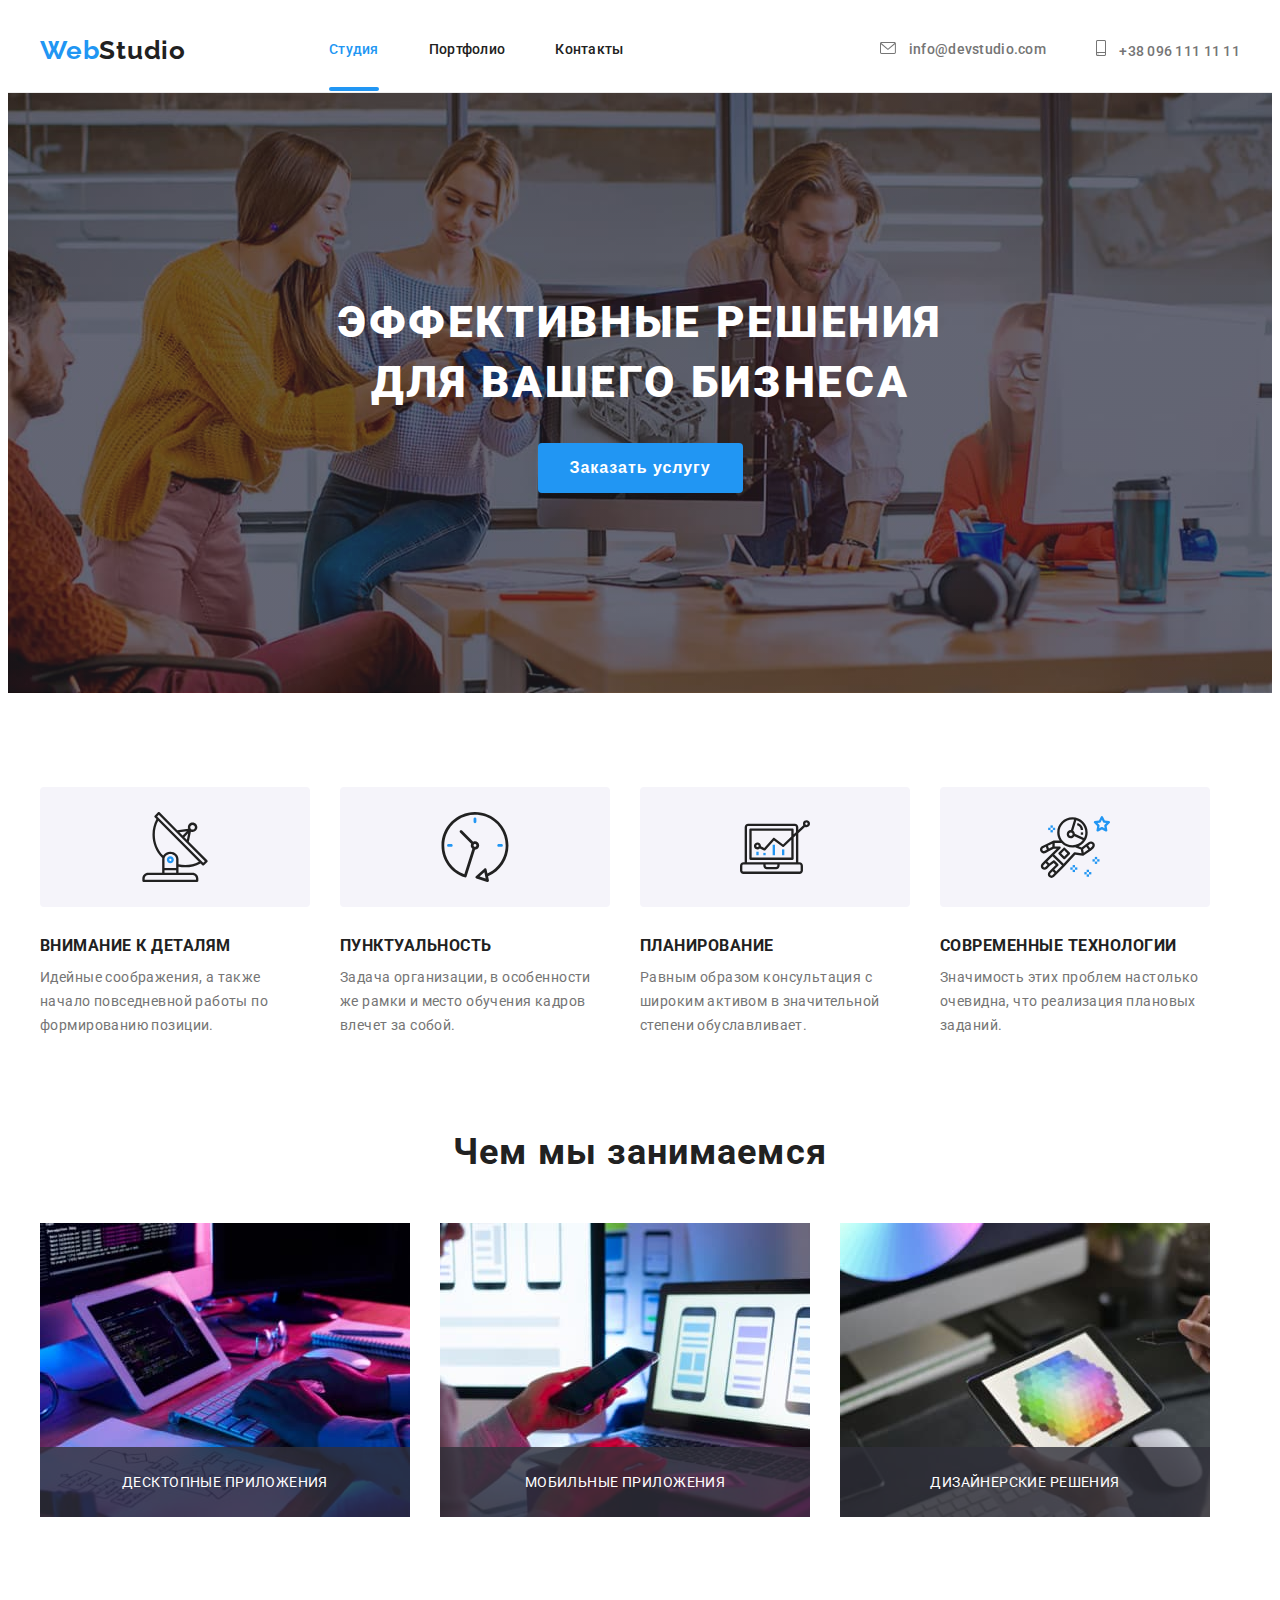
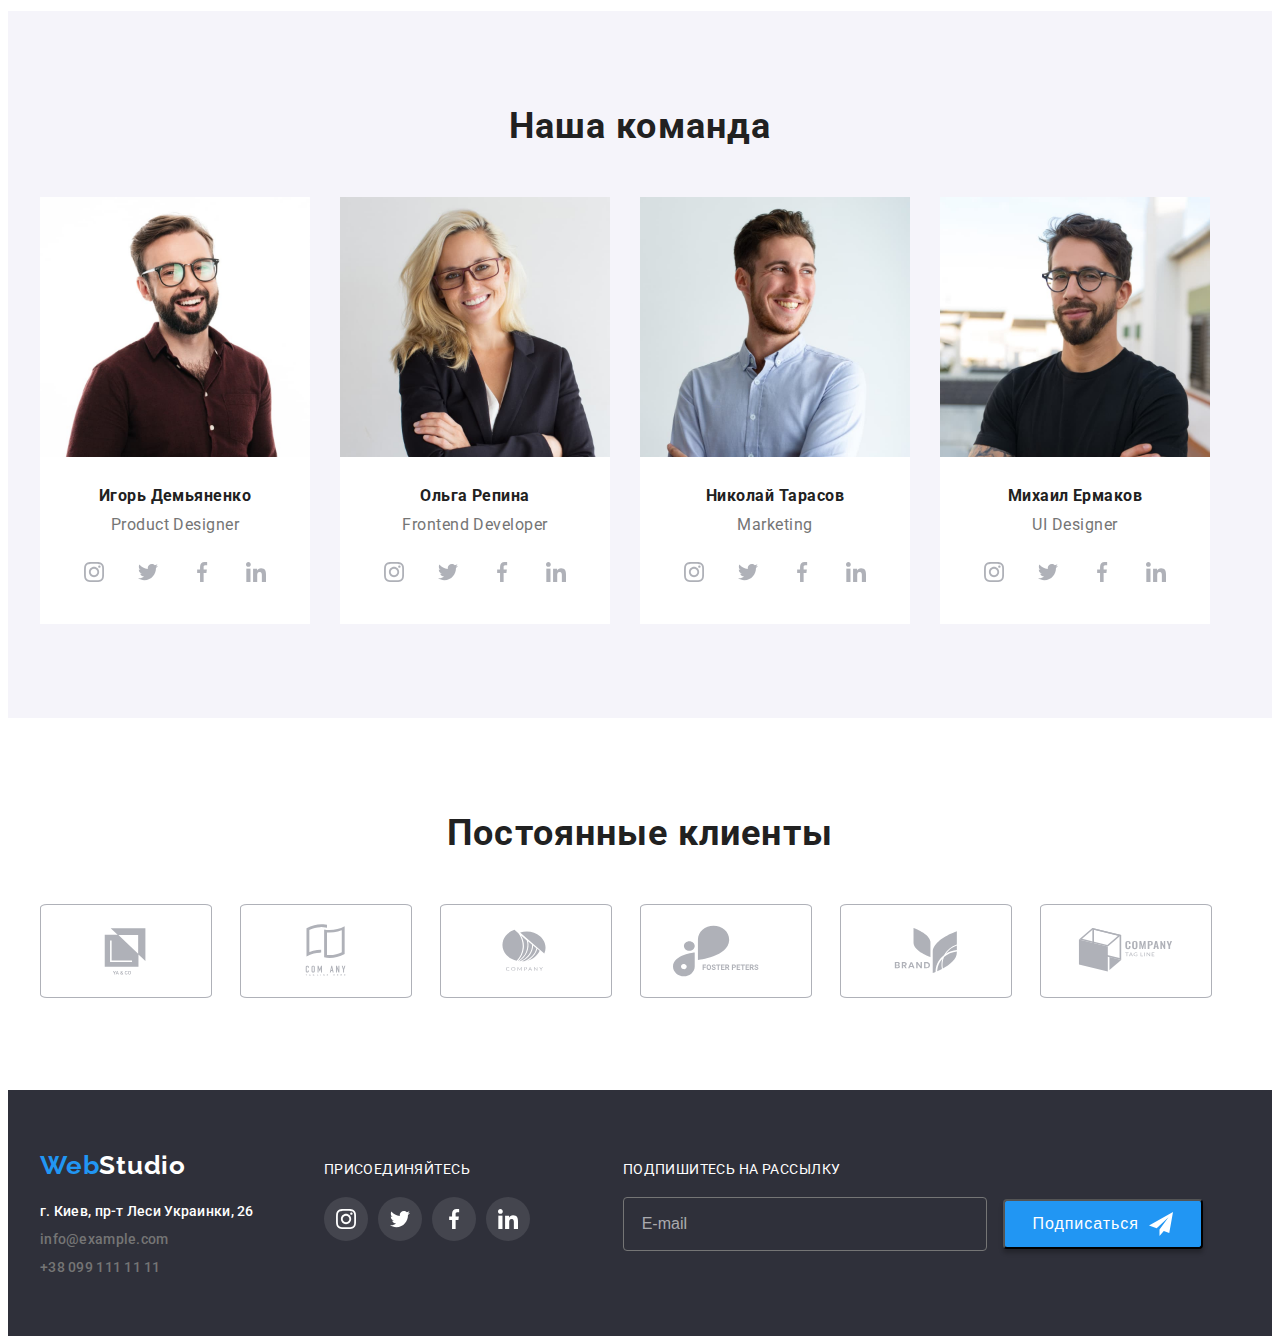
<file: index.html>
<!DOCTYPE html>
<html lang="ru">
  <head>
    <meta charset="UTF-8" />
    <meta http-equiv="X-UA-Compatible" content="IE=edge" />
    <meta name="viewport" content="width=device-width, initial-scale=1.0" />
    <title>WebStudio</title>
    <link
      rel="stylesheet"
      href="https://cdnjs.cloudflare.com/ajax/libs/modern-normalize/1.1.0/modern-normalize.min.css"
      integrity="sha512-wpPYUAdjBVSE4KJnH1VR1HeZfpl1ub8YT/NKx4PuQ5NmX2tKuGu6U/JRp5y+Y8XG2tV+wKQpNHVUX03MfMFn9Q=="
      crossorigin="anonymous"
      referrerpolicy="no-referrer"
    />
    <link rel="preconnect" href="https://fonts.googleapis.com" />
    <link rel="preconnect" href="https://fonts.gstatic.com" crossorigin />
    <link
      href="https://fonts.googleapis.com/css2?family=Raleway:wght@700&family=Roboto:wght@400;500;700;900&display=swap"
      rel="stylesheet"
    />
    <link
      rel="stylesheet"
      href="https://cdnjs.cloudflare.com/ajax/libs/modern-normalize/1.1.0/modern-normalize.min.css"
      integrity="sha512-wpPYUAdjBVSE4KJnH1VR1HeZfpl1ub8YT/NKx4PuQ5NmX2tKuGu6U/JRp5y+Y8XG2tV+wKQpNHVUX03MfMFn9Q=="
      crossorigin="anonymous"
      referrerpolicy="no-referrer"
    />    
    <link rel="stylesheet" href="./css/main.min.css" />
  </head>
  <body>
    <header class="header">
      <div class="container header-container">
        <nav class="navigation">
          <a class="logo" href="">Web<span class="logo__dark">Studio</span></a>
          <ul class="nav nav--margin">
            <li class="nav__item"><a href="" class="nav__link  nav__link--current">Студия</a></li>
            <li class="nav__item">
              <a href="portfolio.html" class="nav__link">Портфолио</a>
            </li>
            <li class="nav__item"><a href="" class="nav__link">Контакты</a></li>
          </ul>
        </nav>
        <ul class="contact contact__position">
          <li class="contact__item">
            <a class="contact__link" href="mailto:info@devstudio.com">
              <svg class="contact__icon" width="16" height="12">
                <use href="./images/icons/symbol-defs.svg#icon-envelope"></use>
              </svg>
              info@devstudio.com</a
            >
          </li>
          <li class="contact__item">
            <a class="contact__link" href="tel:+380961111111">
              <svg class="contact__icon" width="10" height="16">
                <use href="./images/icons/symbol-defs.svg#icon-smartphone"></use>
              </svg>
              +38 096 111 11 11</a
            >
          </li>
        </ul>
      </div>
    </header>
    <main>
      <section class="main-section">
        <div class="container">
          <h1 class="main-section__title">Эффективные решения для вашего бизнеса</h1>
          <button class="main-section__btn" type="button" data-modal-open>Заказать услугу</button>
        </div>
      </section>
      <section class="section">
        <div class="container">
          <h2 class="visually-hidden">description-</h2>
          <ul class="features">
            <li class="features__item">
              <div class="features__conteiner">
                <svg class="features__icon" width="70" height="70">
                  <use href="./images/icons/symbol-defs.svg#icon-antenna"></use>
                </svg>
              </div>
              <h3 class="features__title">Внимание к деталям</h3>
              <p class="features__text">
                Идейные соображения, а также начало повседневной работы по формированию позиции.
              </p>
            </li>
            <li class="features__item">
              <div class="features__conteiner">
                <svg class="features__icon" width="70" height="70">
                  <use href="./images/icons/symbol-defs.svg#icon-clock"></use>
                </svg>
              </div>
              <h3 class="features__title">Пунктуальность</h3>
              <p class="features__text">
                Задача организации, в особенности же рамки и место обучения кадров влечет за собой.
              </p>
            </li>
            <li class="features__item">
              <div class="features__conteiner">
                <svg class="features__icon" width="70" height="70">
                  <use href="./images/icons/symbol-defs.svg#icon-diagram"></use>
                </svg>
              </div>
              <h3 class="features__title">Планирование</h3>
              <p class="features__text">
                Равным образом консультация с широким активом в значительной степени обуславливает.
              </p>
            </li>
            <li class="features__item">
              <div class="features__conteiner">
                <svg class="features__icon" width="70" height="70">
                  <use href="./images/icons/symbol-defs.svg#icon-astronaut"></use>
                </svg>
              </div>
              <h3 class="features__title">Современные технологии</h3>
              <p class="features__text">
                Значимость этих проблем настолько очевидна, что реализация плановых заданий.
              </p>
            </li>
          </ul>
        </div>
      </section>
      <section class="section section--no_padding_top">
        <div class="container">
          <h2 class="section__title">Чем мы занимаемся</h2>
          <ul class="work">
            <li class="work__item">                                          
              <img src="./images/box_1.jpg" alt="разработка_по" width="370" height="294" />
              <div class="work__box"> 
              <p class="work__text">Десктопные приложения</p>
              </div>
            </li>
            <li class="work__item">
              <img
                src="./images/box_2.jpg"
                alt="разработка_по_для_мобильных"
                width="370"
                height="294"
              />
              <div class="work__box">
              <p class="work__text">Мобильные приложения</p>
              </div>
            </li>
            <li class="work__item">
              <img src="./images/box_3.jpg" alt="разработка_дизайна" width="370" height="294" />
              <div class="work__box">
              <p class="work__text">Дизайнерские решения</p>
              </div>
            </li>
          </ul>
        </div>
      </section>
      <!--team-section_________________________________________________________________________team-section-->
      <section class="section section--team-bkg">
        <div class="container">
          <h2 class="section__title">Наша команда</h2>
          <ul class="team">
            <li class="team__item">
              <img src="./images/team/img_1.jpg" alt="Product_Designer" width="270" height="260" />
              <div class="team__card">
                <h3 class="team__title">Игорь Демьяненко</h3>
                <p class="team__text">Product Designer</p>
                <ul class="social">
                  <li class="social__item">
                    <a class="social__link" href="">
                      <svg class="social__icon" width="20" height="20">
                        <use href="./images/icons/icons.svg#icon-instagram-2"></use>
                      </svg>
                    </a>
                  </li>
                  <li class="social__item">
                    <a class="social__link" href="">
                      <svg class="social__icon" width="20" height="20">
                        <use href="./images/icons/icons.svg#icon-twitter-1"></use>
                      </svg>
                    </a>
                  </li>
                  <li class="social__item">
                    <a class="social__link" href="">
                      <svg class="social__icon" width="20" height="20">
                        <use href="./images/icons/icons.svg#icon-facebook-1"></use>
                      </svg>
                    </a>
                  </li>
                  <li class="social__item">
                    <a class="social__link" href="">
                      <svg class="social__icon" width="20" height="20">
                        <use href="./images/icons/icons.svg#icon-linkedin-1"></use>
                      </svg>
                    </a>
                  </li>
                </ul>
              </div>
            </li>
            <li class="team__item">
              <img
                src="./images/team/img_2.jpg"
                alt="Frontend_Developer"
                width="270"
                height="260"
              />
              <div class="team__card">
                <h3 class="team__title">Ольга Репина</h3>
                <p class="team__text">Frontend Developer</p>
                <ul class="social">
                  <li class="social__item">
                    <a class="social__link" href="">
                      <svg class="social__icon" width="20" height="20">
                        <use href="./images/icons/icons.svg#icon-instagram-2"></use>
                      </svg>
                    </a>
                  </li>
                  <li class="social__item">
                    <a class="social__link" href="">
                      <svg class="social__icon" width="20" height="20">
                        <use href="./images/icons/icons.svg#icon-twitter-1"></use>
                      </svg>
                    </a>
                  </li>
                  <li class="social__item">
                    <a class="social__link" href="">
                      <svg class="social__icon" width="20" height="20">
                        <use href="./images/icons/icons.svg#icon-facebook-1"></use>
                      </svg>
                    </a>
                  </li>
                  <li class="social__item">
                    <a class="social__link" href="">
                      <svg class="social__icon" width="20" height="20">
                        <use href="./images/icons/icons.svg#icon-linkedin-1"></use>
                      </svg>
                    </a>
                  </li>
                </ul>
              </div>
            </li>
            <li class="team__item">
              <img src="./images/team/img_3.jpg" alt="Marketing" width="270" height="260" />
              <div class="team__card">
                <h3 class="team__title">Николай Тарасов</h3>
                <p class="team__text">Marketing</p>
                <ul class="social">
                  <li class="social__item">
                    <a class="social__link" href="">
                      <svg class="social__icon" width="20" height="20">
                        <use href="./images/icons/icons.svg#icon-instagram-2"></use>
                      </svg>
                    </a>
                  </li>
                  <li class="social__item">
                    <a class="social__link" href="">
                      <svg class="social__icon" width="20" height="20">
                        <use href="./images/icons/icons.svg#icon-twitter-1"></use>
                      </svg>
                    </a>
                  </li>
                  <li class="social__item">
                    <a class="social__link" href="">
                      <svg class="social__icon" width="20" height="20">
                        <use href="./images/icons/icons.svg#icon-facebook-1"></use>
                      </svg>
                    </a>
                  </li>
                  <li class="social__item">
                    <a class="social__link" href="">
                      <svg class="social__icon" width="20" height="20">
                        <use href="./images/icons/icons.svg#icon-linkedin-1"></use>
                      </svg>
                    </a>
                  </li>
                </ul>
              </div>
            </li>
            <li class="team__item">
              <img src="./images/team/img_4.jpg" alt="UI_Designer" width="270" height="260" />
              <div class="team__card">
                <h3 class="team__title">Михаил Ермаков</h3>
                <p class="team__text">UI Designer</p>
                <ul class="social">
                  <li class="social__item">
                    <a class="social__link" href="">
                      <svg class="social__icon" width="20" height="20">
                        <use href="./images/icons/icons.svg#icon-instagram-2"></use>
                      </svg>
                    </a>
                  </li>
                  <li class="social__item">
                    <a class="social__link" href="">
                      <svg class="social__icon" width="20" height="20">
                        <use href="./images/icons/icons.svg#icon-twitter-1"></use>
                      </svg>
                    </a>
                  </li>
                  <li class="social__item">
                    <a class="social__link" href="">
                      <svg class="social__icon" width="20" height="20">
                        <use href="./images/icons/icons.svg#icon-facebook-1"></use>
                      </svg>
                    </a>
                  </li>
                  <li class="social__item">
                    <a class="social__link" href="">
                      <svg class="social__icon" width="20" height="20">
                        <use href="./images/icons/icons.svg#icon-linkedin-1"></use>
                      </svg>
                    </a>
                  </li>
                </ul>
              </div>
            </li>
          </ul>
        </div>
      </section>
      <!--team-section-end___________________________________________________________________team-section-end-->
      <section class="section">
        <div class="container">
          <h2 class="section__title">Постоянные клиенты</h2>
          <ul class="clients">
            <li class="clients__item">
              <a class="clients__link" href=""
                ><svg class="clients__icon" width="106" height="60">
                  <use href="./images/icons/logo.svg#icon-logo-one"></use>
                </svg>
              </a>
            </li>
            <li class="clients__item">
              <a class="clients__link" href="">
                <svg class="clients__icon" width="106" height="60">
                  <use href="./images/icons/logo.svg#icon-Logo-two"></use>
                </svg>
              </a>
            </li>
            <li class="clients__item">
              <a class="clients__link" href="">
                <svg class="clients__icon" width="106" height="60">
                  <use href="./images/icons/logo.svg#icon-Logo-three"></use>
                </svg>
              </a>
            </li>
            <li class="clients__item">
              <a class="clients__link" href="">
                <svg class="clients__icon" width="106" height="60">
                  <use href="./images/icons/logo.svg#icon-logo-four"></use>
                </svg>
              </a>
            </li>
            <li class="clients__item">
              <a class="clients__link" href="">
                <svg class="clients__icon" width="106" height="60">
                  <use href="./images/icons/logo.svg#icon-Logo-five"></use>
                </svg>
              </a>
            </li>
            <li class="clients__item">
              <a class="clients__link" href="">
                <svg class="clients__icon" width="106" height="60">
                  <use href="./images/icons/logo.svg#icon-Logo-six"></use>
                </svg>
              </a>
            </li>
          </ul>
        </div>
      </section>
    </main>
    <footer class="foot foot-position">
      <address class="address">
        <div class="container footer-conteiner">
          <div class="block">
            <a class="logo" href="">Web<span class="logo__light">Studio</span></a>
            <div class="foot-address">
              <ul class="adress-list">
                <li class="adress-list__item">
                  <a class="adress-list__link--white" href="https://goo.gl/maps/4eF4YuGWMqRtuZ2J6"
                    >г. Киев, пр-т Леси Украинки, 26</a
                  >
                </li>
                <li class="adress-list__item">
                  <a class="adress-list__link" href="mailto:info@example.com">info@example.com</a>
                </li>
                <li class="adress-list__item">
                  <a class="adress-list__link" href="tel:+380991111111">+38 099 111 11 11</a>
                </li>
              </ul>
            </div>
          </div>
          <div class="join">
            <p class="join__title">присоединяйтесь</p>
            <ul class="join-list">
              <li class="join-list__item">
                <a class="join-list__link" href="">
                  <svg class="join-list__icon" width="20" height="20">
                    <use href="images/icons/icons.svg#icon-instagram-2"></use>
                  </svg>
                </a>
              </li>
              <li class="join-list__item">
                <a class="join-list__link" href="">
                  <svg class="join-list__icon" width="20" height="20">
                    <use href="images/icons/icons.svg#icon-twitter-1"></use>
                  </svg>
                </a>
              </li>
              <li class="join-list__item">
                <a class="join-list__link" href="">
                  <svg class="join-list__icon" width="20" height="20">
                    <use href="images/icons/icons.svg#icon-facebook-1"></use>
                  </svg>
                </a>
              </li>
              <li class="join-list__item">
                <a class="join-list__link" href="">
                  <svg class="join-list__icon" width="20" height="20">
                    <use href="images/icons/icons.svg#icon-linkedin-1"></use>
                  </svg>
                </a>
              </li>
            </ul>
          </div>
       
         <form class="footer-email">        
          <label for="foot-email-text" class="footer-email__text">Подпишитесь на рассылку</label>          
          <input type="email" name="email" id="foot-email-text" class="footer-email__input" placeholder="E-mail"/>
          
          <button type="button" class="email-btn"><span class="email-btn__text">Подписаться</span>
            <svg class="email-btn__icon" width="24" height="24">
              <use href="./images/icons/form-icons.svg#icon-icon-send"></use>
            </svg>
          </button> 
          </form>
       </div>      
      </address>
    </footer>
    <div class="backdrop is-hidden" data-modal>
      <div class="modal modal-positiom">
        <button type="button" class="modal__btn--close" data-modal-close>
          <svg class="modal__icon--close-cross" width="11" height="11">
            <use href="./images/icons/symbol-defs.svg#icon-Vector">              
            </use>
          </svg>
        </button>
        <p class="modal__title">Оставьте свои данные, мы вам перезвоним</p>
        <form class="modal__form">
          <div class="user-info">
          <label for="user-name-of" class="user-info__label">Имя
          <span class="user-info__span">
        <input type="text"
         name="user-name"
         class="user-info__input"
         id="user-name-of"
          required />
          <svg class="user-info__icon" width="18px" height="18px">
            <use href="./images/icons/form-icons.svg#icon-person-black-18dp-1"></use>
          </svg>
          </span>
          </label>
          </div>
          <div class="user-info">
          <label for="user-phone" class="user-info__label">Телефон
          <span class="user-info__span">
        <input type="tel"
         name="user-phone"
         class="user-info__input"
         id="user-phone"
          required />
          <svg class="user-info__icon" width="18px" height="18px">
            <use href="./images/icons/form-icons.svg#icon-phone-black-18dp-1"></use>
          </svg>
          </span>
          </label>
          </div>
            <div class="user-info">
          <label for="user-mail" class="user-info__label">Почта
          <span class="user-info__span">
        <input type="email"
         name="user-name"
         class="user-info__input"
         id="user-mail"
          required />
          <svg class="user-info__icon" width="18px" height="18px">
            <use href="./images/icons/form-icons.svg#icon-email-black-18dp-1"></use>            
          </svg>
          </span>
          </label>
          </div>
           <div class="user-info">
           <label for="user-coment" class="user-info__label">Комментарий</label>
           <textarea name="coment"
            id="user-coment"
             class="user-info__coment user-info__input"
             placeholder="Введите текст"></textarea>        
          </div>
          <div class="check-box"> 
            <input type="checkbox" name="check-box" class="check-box-input visually-hidden"id="check-box" value="" required />
            <label for="check-box" class="checkbox-text">Соглашаюсь с рассылкой и принимаю <a class="checkbox-link" href="">Условия договора</a></label>
          </div>
        <button type="submit" class="submit-btn">Отправить</button>
        </form>
      </div>      
    </div>
    <script src="./js/mosal.js">    
    </script>
  </body>
</html>
</file>
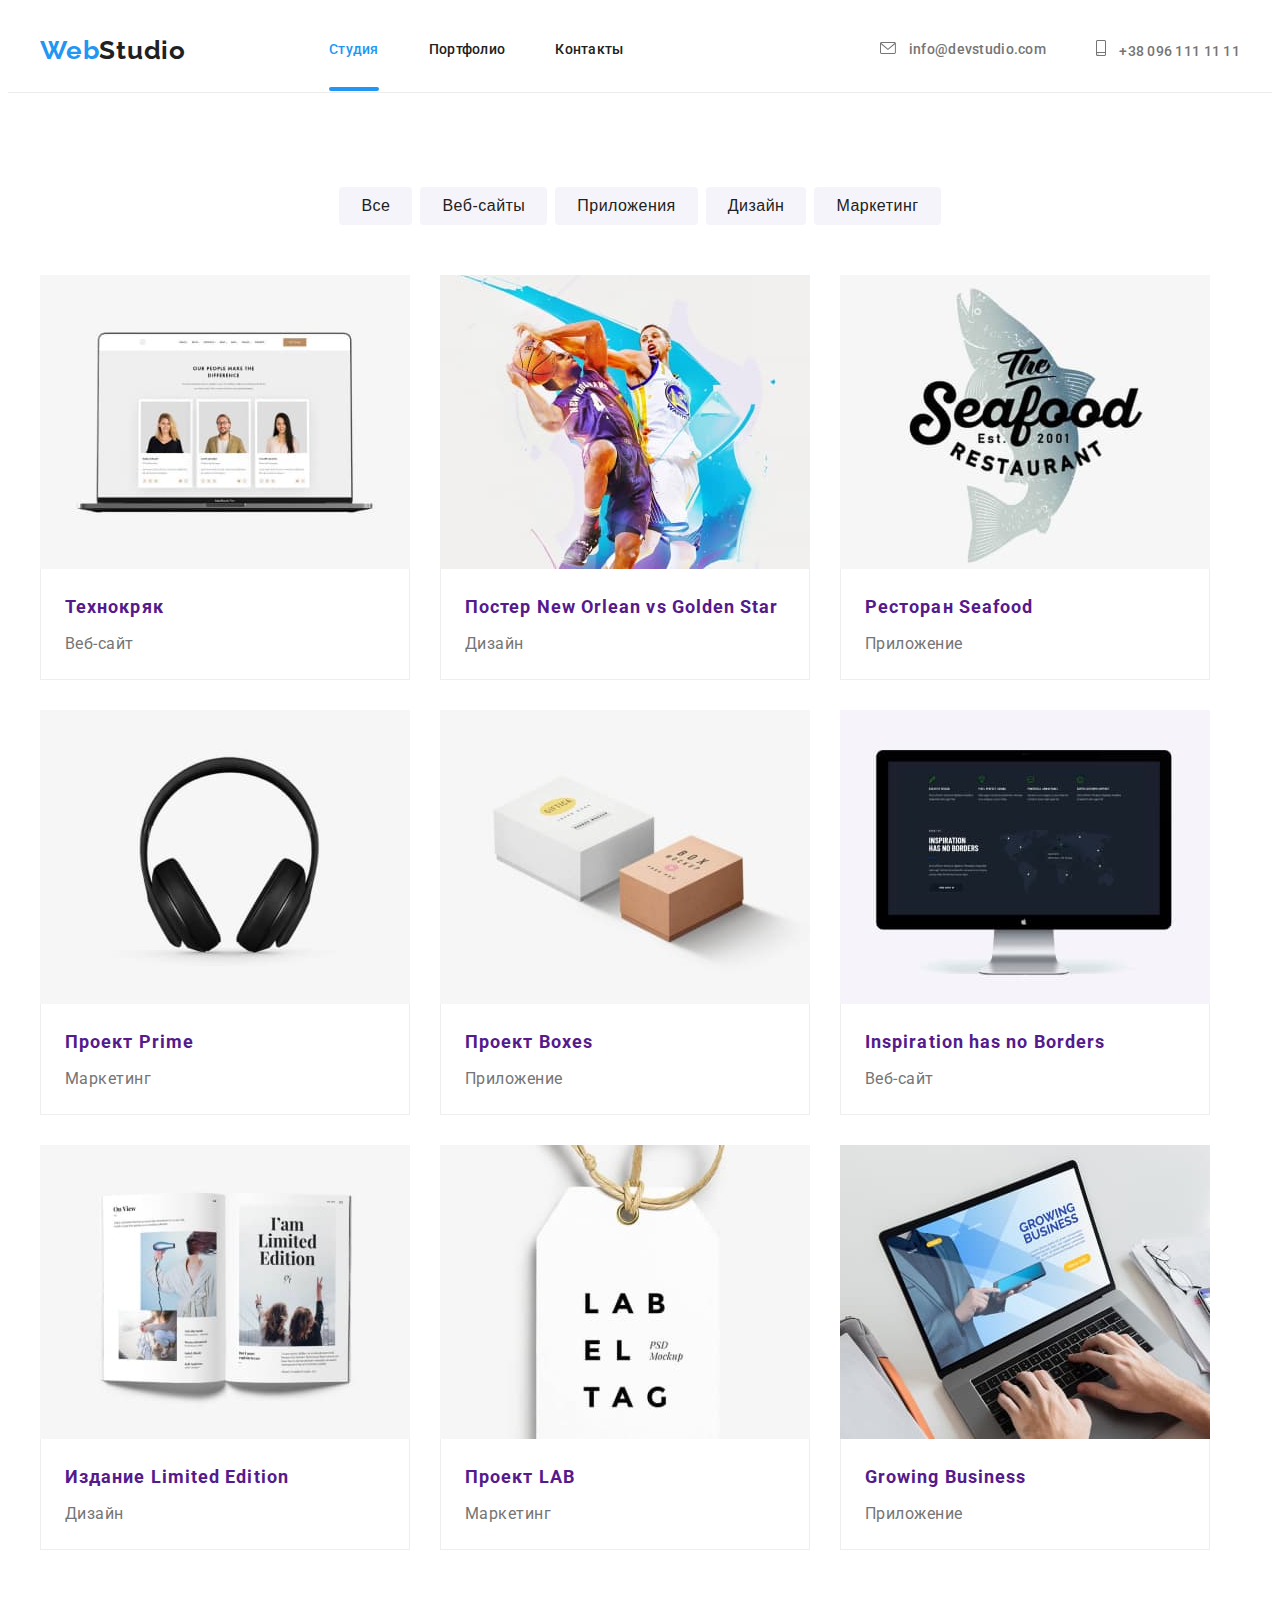
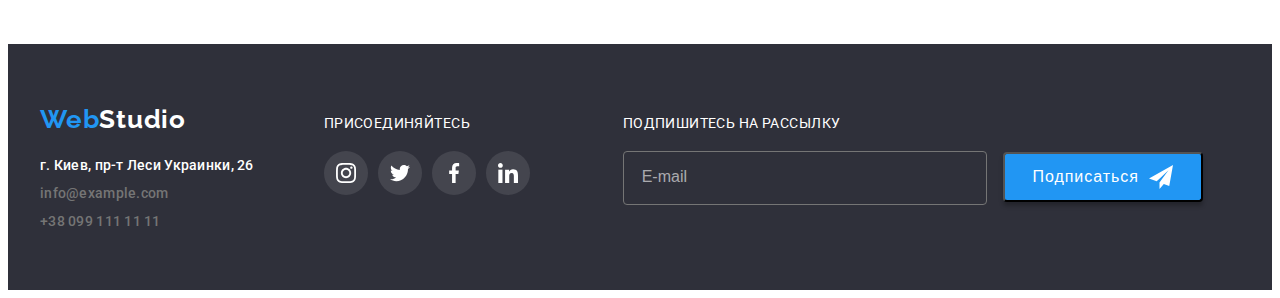
<file: portfolio.html>
<!DOCTYPE html>
<html lang="ru">
  <head>
    <meta charset="UTF-8" />
    <meta http-equiv="X-UA-Compatible" content="IE=edge" />
    <meta name="viewport" content="width=device-width, initial-scale=1.0" />
    <title>Portfolio</title>
    <link
      rel="stylesheet"
      href="https://cdnjs.cloudflare.com/ajax/libs/modern-normalize/1.1.0/modern-normalize.min.css"
      integrity="sha512-wpPYUAdjBVSE4KJnH1VR1HeZfpl1ub8YT/NKx4PuQ5NmX2tKuGu6U/JRp5y+Y8XG2tV+wKQpNHVUX03MfMFn9Q=="
      crossorigin="anonymous"
      referrerpolicy="no-referrer"
    />
    <link rel="preconnect" href="https://fonts.googleapis.com" />
    <link rel="preconnect" href="https://fonts.gstatic.com" crossorigin />
    <link
      href="https://fonts.googleapis.com/css2?family=Raleway:wght@700&family=Roboto:wght@400;500;700;900&display=swap"
      rel="stylesheet"
    />
    <link rel="stylesheet" href="./css/main.min.css" />
  </head>
  <body>
    <header class="header">
      <div class="container header-container">
        <nav class="navigation">
          <a class="logo" href="">Web<span class="logo__dark">Studio</span></a>
          <ul class="nav nav--margin">
            <li class="nav__item"><a href="" class="nav__link  nav__link--current">Студия</a></li>
            <li class="nav__item">
              <a href="portfolio.html" class="nav__link">Портфолио</a>
            </li>
            <li class="nav__item"><a href="" class="nav__link">Контакты</a></li>
          </ul>
        </nav>
        <ul class="contact contact__position">
          <li class="contact__item">
            <a class="contact__link" href="mailto:info@devstudio.com">
              <svg class="contact__icon" width="16" height="12">
                <use href="./images/icons/symbol-defs.svg#icon-envelope"></use>
              </svg>
              info@devstudio.com</a
            >
          </li>
          <li class="contact__item">
            <a class="contact__link" href="tel:+380961111111">
              <svg class="contact__icon" width="10" height="16">
                <use href="./images/icons/symbol-defs.svg#icon-smartphone"></use>
              </svg>
              +38 096 111 11 11</a
            >
          </li>
        </ul>
      </div>
    </header>
    <main>
      <section class="section">
        <div class="container">
        <h1 class="visually-hidden">WebStudio</h1>        
        <ul class="button-list">
          <li class="button-list__item">
            <button class="button-list__btn" type="button">Все</button>
          </li>
          <li class="button-list__item">
            <button class="button-list__btn" type="button">Веб-сайты</button>
          </li>
          <li class="button-list__item">
            <button class="button-list__btn" type="button">Приложения</button>
          </li>
          <li class="button-list__item">
            <button class="button-list__btn" type="button">Дизайн</button>
          </li>
          <li class="button-list__item">
            <button class="button-list__btn" type="button">Маркетинг</button>
          </li>
        </ul>               

        <ul class="portfolio">          
          <li class="portfolio__item">            
            <a class="portfolio__link" href="">
              <div class="card-img">
            <img src="./images/img1.jpg" alt="Технокряк" width="370" />
            <p class="card-img__text">Технокряк это современная площадка распространения коронавируса. Компании используют эту платформу для цифрового шпионажа и атак на защищённые сервера конкурентов.</p>            
              </div>
            <div class="card-box">
            <h2 class="card-box__title">Технокряк</h2>
            <p class="card-box__text">Веб-сайт</p>            
            </div>
            </a>
          </li>          
          <li class="portfolio__item">
            <a class="portfolio__link" href="">
               <div class="card-img">
            <img src="./images/img2.jpg" alt="Постер New Orlean vs Golden Star" width="370" />
            <p  class="card-img__text">Lorem ipsum dolor sit amet consectetur adipisicing elit. Nulla cumque sit veritatis, quo maxime eum.</p>
            </div>
            <div class="card-box">
            <h2 class="card-box__title">Постер New Orlean vs Golden Star</h2>
            <p class="card-box__text">Дизайн</p>
            </div>
            </a>
          </li>
          <li class="portfolio__item">
            <a class="portfolio__link" href="">
              <div class="card-img">
            <img src="./images/img3.jpg" alt="Ресторан Seafood" width="370" />
            <p class="card-img__text">Lorem ipsum dolor sit amet consectetur adipisicing elit. Eos iusto rem aliquid magni, porro repellat!</p>
            </div>
            <div class="card-box">
            <h2 class="card-box__title">Ресторан Seafood</h2>
            <p class="card-box__text">Приложение</p>
            </div>
            </a>
          </li>
          <li class="portfolio__item">
            <a class="portfolio__link" href="">
              <div class="card-img">
            <img src="./images/img4.jpg" alt="Проект Prime" width="370" />
            <p class="card-img__text">Lorem ipsum, dolor sit amet consectetur adipisicing elit. Porro impedit illo sed!</p>
            </div>
            <div class="card-box">
            <h2 class="card-box__title">Проект Prime</h2>
            <p class="card-box__text">Маркетинг</p>
            </div>
            </a>
          </li>
          <li class="portfolio__item">
            <a class="portfolio__link" href="">
              <div class="card-img">
            <img src="./images/img5.jpg" alt="Проект Boxes" width="370" />
            <p class="card-img__text">Lorem ipsum dolor sit amet consectetur, adipisicing elit. Blanditiis obcaecati nobis dolor non hic nemo, itaque sequi.</p>
            </div>
            <div class="card-box">
            <h2 class="card-box__title">Проект Boxes</h2>
            <p class="card-box__text">Приложение</p>
            </div>
            </a>
          </li>
          <li class="portfolio__item" href="">
            <a class="portfolio__link" href="">
              <div class="card-img">
            <img src="./images/img6.jpg" alt="Inspiration has no Borders" width="370" />
            <p class="card-img__text">Lorem, ipsum dolor sit amet consectetur adipisicing elit. Rerum, non?</p>
            </div>
            <div class="card-box">
            <h2 class="card-box__title">Inspiration has no Borders</h2>
            <p class="card-box__text">Веб-сайт</p>
            </div>
            </a>
          </li>
          <li class="portfolio__item">
            <a class="portfolio__link" href="">
              <div class="card-img">
            <img src="./images/img7.jpg" alt="Издание Limited Edition" width="370" />
            <p class="card-img__text">Lorem ipsum dolor sit, amet consectetur adipisicing elit. Ipsa, quas.</p>
            </div>
            <div class="card-box">
            <h2 class="card-box__title">Издание Limited Edition</h2>
            <p class="card-box__text">Дизайн</p>
            </div>
            </a>
          </li>
          <li class="portfolio__item">
            <a class="portfolio__link" href="">
              <div class="card-img">
            <img src="./images/img8.jpg" alt="Проект LAB" width="370" />
            <p class="card-img__text">Lorem ipsum, dolor sit amet consectetur adipisicing elit. Tenetur, totam!</p>
            </div>
            <div class="card-box">
            <h2 class="card-box__title">Проект LAB</h2>
            <p class="card-box__text">Маркетинг</p>
            </div>
            </a>
          </li>
          <li class="portfolio__item">
            <a class="portfolio__link" href="">
              <div class="card-img">
            <img src="./images/img9.jpg" alt="Growing Business" width="370" />
            <p class="card-img__text">Lorem ipsum dolor sit amet.</p>
            </div>
            <div class="card-box">
            <h2 class="card-box__title">Growing Business</h2>
            <p class="card-box__text">Приложение</p>
            </div>
            </a>
          </li>
        </ul>
        </div>
      </section>
    </main>
    <footer class="foot foot-position">
      <address class="address">
        <div class="container footer-conteiner">
          <div class="block">
            <a class="logo" href="">Web<span class="logo__light">Studio</span></a>
            <div class="foot-address">
              <ul class="adress-list">
                <li class="adress-list__item">
                  <a class="adress-list__link--white" href="https://goo.gl/maps/4eF4YuGWMqRtuZ2J6"
                    >г. Киев, пр-т Леси Украинки, 26</a
                  >
                </li>
                <li class="adress-list__item">
                  <a class="adress-list__link" href="mailto:info@example.com">info@example.com</a>
                </li>
                <li class="adress-list__item">
                  <a class="adress-list__link" href="tel:+380991111111">+38 099 111 11 11</a>
                </li>
              </ul>
            </div>
          </div>
          <div class="join">
            <p class="join__title">присоединяйтесь</p>
            <ul class="join-list">
              <li class="join-list__item">
                <a class="join-list__link" href="">
                  <svg class="join-list__icon" width="20" height="20">
                    <use href="images/icons/icons.svg#icon-instagram-2"></use>
                  </svg>
                </a>
              </li>
              <li class="join-list__item">
                <a class="join-list__link" href="">
                  <svg class="join-list__icon" width="20" height="20">
                    <use href="images/icons/icons.svg#icon-twitter-1"></use>
                  </svg>
                </a>
              </li>
              <li class="join-list__item">
                <a class="join-list__link" href="">
                  <svg class="join-list__icon" width="20" height="20">
                    <use href="images/icons/icons.svg#icon-facebook-1"></use>
                  </svg>
                </a>
              </li>
              <li class="join-list__item">
                <a class="join-list__link" href="">
                  <svg class="join-list__icon" width="20" height="20">
                    <use href="images/icons/icons.svg#icon-linkedin-1"></use>
                  </svg>
                </a>
              </li>
            </ul>
          </div>
       
         <form class="footer-email">        
          <label for="foot-email-text" class="footer-email__text">Подпишитесь на рассылку</label>          
          <input type="email" name="email" id="foot-email-text" class="footer-email__input" placeholder="E-mail"/>
          
          <button type="button" class="email-btn"><span class="email-btn__text">Подписаться</span>
            <svg class="email-btn__icon" width="24" height="24">
              <use href="./images/icons/form-icons.svg#icon-icon-send"></use>
            </svg>
          </button> 
          </form>
       </div>      
      </address>
    </footer>
  </body>
</html>
</file>
<file: css/main.min.css>
p,h1,h2,h3,h4,h5,ul{padding:0px;margin:0px}:root{--blue-color: #2196f3;--white-color: #ffffff;--grey-color: #757575;--black-color: #212121}body{font-family:roboto, sans-serif;color:var(--black-color)}img{display:block;max-width:100%;height:auto}ul{list-style:none}a{font-style:normal;text-decoration:none}.container{width:1200px;padding-left:15px;padding-right:15px;margin:0 auto}.section{padding:94px 0}.work,.team{display:flex}.main-section__title{font-size:44px;font-weight:900;line-height:1.36;letter-spacing:.06em;width:696px;text-align:center;text-transform:uppercase;color:var(--white-color);margin-left:auto;margin-right:auto}.section__title{margin-bottom:50px;font-weight:700;font-size:36px;line-height:calc(42 / 36);text-align:center;letter-spacing:0.03em;color:var(--black-color)}.features__title,.team__title{margin-bottom:10px;font-weight:700;font-size:16px;line-height:calc(16 / 14);letter-spacing:0.03em}.features__title{text-transform:uppercase}.join__title{margin-bottom:20px;font-style:normal;font-size:14px;line-height:calc(16 / 14);letter-spacing:0.03em;text-transform:uppercase;color:#ffffff}.modal__title{text-align:center;font-weight:700;font-size:20px;line-height:calc(23 / 20);text-align:center;letter-spacing:0.03em;color:#212121;margin-bottom:12px}.card-box__title{margin-bottom:4px;font-weight:700;font-size:18px;line-height:2;letter-spacing:0.06em}.main-section__btn{padding:10px 32px;border-radius:4px;border:transparent;margin-top:30px;margin-left:auto;margin-right:auto;font-weight:700;font-size:16px;line-height:1.87;display:flex;align-items:center;text-align:center;letter-spacing:0.06em;background-color:var(--blue-color);color:var(--white-color);transition:background-color 250ms cubic-bezier(0.4, 0, 0.2, 1),transform 250ms cubic-bezier(0.4, 0, 0.2, 1),color 250ms cubic-bezier(0.4, 0, 0.2, 1)}.main-section__btn:hover,.main-section__btn:focus{color:var(--grey-color);background-color:#188ce8;box-shadow:0px 4px 4px rgba(0,0,0,0.15)}.button-list__btn{padding:6px 22px;border-radius:4px;border:transparent;font-weight:500;font-size:16px;line-height:calc(26 / 16);text-align:center;letter-spacing:0.03em;color:var(--black-color);background-color:#f5f4fa;transition:background-color 250ms cubic-bezier(0.4, 0, 0.2, 1),color 250ms cubic-bezier(0.4, 0, 0.2, 1),box-shadow 250ms cubic-bezier(0.4, 0, 0.2, 1)}.button-list__btn:hover,.button-list__btn:focus{color:var(--white-color);background-color:var(--blue-color);box-shadow:0 4px 4px rgba(0,0,0,0.25)}.modal__btn--close{width:30px;height:30px;border-radius:50%;border:1px solid rgba(0,0,0,0.1);background-color:transparent;position:absolute;top:8px;right:8px;cursor:pointer;fill:var(--blue-color)}.submit-btn{padding:10px 55px;border-radius:4px;background-color:#188ce8;display:flex;font-weight:700;align-items:center;text-align:center;letter-spacing:0.06em;color:var(--white-color);border:var(--white-color);font-size:16px;line-height:calc(30 / 16);cursor:pointer;margin-left:auto;margin-right:auto;margin-top:30px}.submit-btn:hover,.submit-btn:focus{box-shadow:0px 4px 4px rgba(0,0,0,0.25)}.email-btn{justify-content:center;align-items:center;width:200px;height:50px;border-radius:4px;display:inline-flex;background-color:var(--blue-color);box-shadow:0px 4px 4px rgba(0,0,0,0.25);cursor:pointer}.header-container,.contact,.contact__link,.navigation,.nav{align-items:center;display:flex}.header{background-color:var(--white-color);border-bottom:1px solid #ececec}.nav--margin{margin-left:93px}.contact__position{margin-left:auto;align-items:center;display:flex}.nav__item,.contact__item:not(:first-child){margin-left:50px}.contact__icon{fill:var(--grey-color);margin-right:10px;transition:fill 250ms cubic-bezier(0.4, 0, 0.2, 1)}.contact__item:hover .contact__icon,.contact__item:focus .contact__icon{fill:var(--blue-color)}.nav__link:hover,.nav__linkfocus,.contact__link:hover,.contact__linkfocus{color:var(--blue-color)}.contact__link,.nav__link{color:var(--black-color);display:block;padding:32px 0;font-weight:500;font-size:14px;line-height:1.14;letter-spacing:0.02em;text-decoration:none;transition:color 250ms cubic-bezier(0.4, 0, 0.2, 1)}.contact__link{color:var(--grey-color)}.nav__link--current{position:relative;color:#2196f3}.nav__link--current::after{content:'';width:100%;height:4px;border-radius:2px;position:absolute;background-color:#2196f3;left:0;bottom:-1px}.logo{font-family:Raleway;font-weight:700;font-size:26px;line-height:1.19;letter-spacing:0.03em;color:var(--blue-color)}.logo__dark{color:var(--black-color)}.logo__light{color:var(--white-color)}.main-section{background-color:#2f303a;background-image:linear-gradient(rgba(47,48,58,0.4), rgba(47,48,58,0.4)),url(../images/bacground.jpg);max-width:1600px;background-repeat:no-repeat;background-position:center;background-size:cover;padding:200px 0;margin-left:auto;margin-right:auto}.portfolio__link{display:block;transition:box-shadow 250ms cubic-bezier(0.4, 0, 0.2, 1)}.portfolio__link:hover,.portfolio__link:focus{box-shadow:0px 1px 1px rgba(0,0,0,0.12),0px 4px 4px rgba(0,0,0,0.06),1px 4px 6px rgba(0,0,0,0.16)}.button-list{justify-content:center;margin-bottom:50px;display:flex}.button-list__item:not(:first-child){margin-left:8px}.portfolio{display:flex;flex-wrap:wrap}.portfolio__item{margin-left:30px}.portfolio__item:nth-child(3n+1){margin-left:0px}.portfolio__item:nth-child(n+4){margin-top:30px}.card-box{border-bottom-width:1px;border-bottom-style:solid;border-bottom-color:#eeeeee;border-left-width:1px;border-left-style:solid;border-left-color:#eeeeee;border-right-style:solid;border-right-width:1px;border-right-color:#eeeeee;padding:20px 24px}.card-box__text{font-size:16px;line-height:calc(30 / 16);letter-spacing:0.03em;color:var(--grey-color)}.card-img{position:relative;overflow:hidden}.card-img__text{padding:63px 24px;position:absolute;top:0;left:0;font-size:18px;line-height:calc(28 / 18);letter-spacing:0.03em;color:var(--white-color);background-color:rgba(33,150,243,0.9);width:100%;height:100%;transform:translateY(100%);transition:transform 250ms cubic-bezier(0.4, 0, 0.2, 1)}.portfolio__link:hover .card-img__text{transform:translateY(0%)}.portfolio__link:focus .card-img__text{transform:translateY(0%)}.features{display:flex}.features__conteiner{display:flex;width:270px;display:flex;justify-content:center;align-items:center;height:120px;width:270px;background-color:#f5f4fa;margin-bottom:30px;border-radius:4px}.features__item{width:270px}.features__item:not(:last-child){margin-right:30px}.features__text{font-size:14px;line-height:calc(24 / 14);letter-spacing:0.03em;color:var(--grey-color)}.work__item:not(:first-child),.team-item:not(:first-child){margin-left:30px}.section--no_padding_top{padding-top:0px}.work__item{position:relative}.work__box{position:absolute;bottom:0%;display:flex;justify-content:center;align-items:center;height:70px;width:100%;background-color:rgba(47,48,58,0.8)}.work__text{font-size:14px;line-height:calc(16 / 14);text-align:center;letter-spacing:0.03em;text-transform:uppercase;color:var(--white-color)}.section--team-bkg{background:#f5f4fa}.team__item:not(:first-child){margin-left:30px}.team__text{font-size:16px;line-height:calc(19 / 16);text-align:center;letter-spacing:0.03em;color:var(--grey-color)}.team__card{background-color:var(--white-color);text-align:center;padding:30px 0}.social{display:flex;margin-top:16px;justify-content:center}.social__link,.join-list__link{display:flex;background-color:var(--white-color);width:44px;height:44px;border-radius:50%;align-items:center;justify-content:center;transition:background-color 500ms cubic-bezier(0.4, 0, 0.2, 1),color 250ms cubic-bezier(0.4, 0, 0.2, 1),fill 250ms cubic-bezier(0.4, 0, 0.2, 1)}.social__link:hover,.social__link:focus,.join-list__link:hover,.join-list__link:focus{background-color:#2196f3}.social__link:hover .social__icon,.social__link:focus .social__icon{fill:var(--white-color)}.social__item:nth-child(n+2),.join-list__item:nth-child(n+2){margin-left:10px}.social__icon{fill:#afb1b8;transition:fill 250ms cubic-bezier(0.4, 0, 0.2, 1)}.clients{display:flex}.clients__item{width:170px;height:92px}.clients__item:nth-child(n+2){margin-left:30px}.clients__link{border:1px solid #afb1b8;border-radius:4%;display:flex;justify-content:center;align-items:center;width:100%;height:100%;color:#afb1b8;transition:color 250ms cubic-bezier(0.4, 0, 0.2, 1)}.clients__link:hover,.clients__link:focus{color:#2196f3;border-color:#2196f3}.clients__icon{fill:currentColor}.join-list,.footer-conteiner,.address-conteiner,.address{display:flex}.footer-conteiner{align-items:baseline}.foot{font-style:normal;background:#2f303a}.foot-position{padding:60px 0}.foot-address{margin-top:20px}.adress-list__link,.adress-list__link--white{font-weight:500;font-size:14px;line-height:1.14;letter-spacing:0.02em;text-decoration:none;color:var(--grey-color);transition:color 250ms cubic-bezier(0.4, 0, 0.2, 1)}.adress-list__item:not(:first-child){margin-top:9px}.adress-list__link:hover,.adress-list__linkfocus,.adress-list__link--white:hover,.adress-list__link--whitefocus{color:var(--blue-color)}.adress-list__link--white{color:var(--white-color)}.foot-color{font-style:normal;font-family:roboto;font-weight:normal;font-size:14px;line-height:calc(24 / 14);letter-spacing:0.03em;color:rgba(255,255,255,0.6)}.join-list__icon{fill:var(--white-color)}.join{margin-left:70px}.join-list__link{background:rgba(255,255,255,0.1)}.join-list__item{transition:color 250ms cubic-bezier(0.4, 0, 0.2, 1)}.footer-email{margin-left:93px}.footer-email__input{margin-right:12px;margin-top:20px;background-color:inherit;width:358px;height:50px;border-radius:4px;border:1px solid var(--grey-color)}.footer-email__text{display:block;font-style:normal;font-size:14px;line-height:calc(16 / 14);letter-spacing:0.03em;text-transform:uppercase;color:#ffffff}.footer-email__input::placeholder{padding-left:16px;color:rgba(255,255,255,0.6);font-size:16px;line-height:1.25}.email-btn__icon{fill:var(--white-color)}.email-btn__text{margin-right:10px;font-size:16px;line-height:calc(30 / 16);display:flex;align-items:center;text-align:center;letter-spacing:0.06em;color:var(--white-color)}.backdrop{position:fixed;top:0;width:100vw;height:100vh;background-color:rgba(0,0,0,0.2);transition:opacity 250ms cubic-bezier(0.4, 0, 0.2, 1),visibility 250ms cubic-bezier(0.4, 0, 0.2, 1)}.backdrop.is-hidden .modal{transform:translateY(-50%) scale(0.5)}.modal{width:528px;min-height:581px;background:var(--white-color);border-radius:4px;position:absolute;top:50%;left:50%;transform:translate(-50%, -50%) rotate(0) scale(1);transition:transform 500ms cubic-bezier(0.4, 0, 0.2, 1)}.is-hidden{opacity:0;pointer-events:none;visibility:hidden}.modal-positiom{padding:40px 40px}.modal__icon--close-cross{fill:#000;transition:color 500ms cubic-bezier(0.4, 0, 0.2, 1)}.modal__btn--close:hover .modal__icon--close-cross,.modal__btn--close:focus .modal__icon--close-cross{fill:var(--blue-color)}.user-info__input{width:448px;height:40px;border-radius:4px;border:1px solid;border-color:gray;fill:var(--blue-color);padding-left:30px;cursor:pointer;transition:border-color 250ms cubic-bezier(0.4, 0, 0.2, 1)}.user-info__input:hover,.user-info__input:focus{fill:var(--blue-color);border:1px solid var(--blue-color)}.user-info__input:hover+.user-info__icon,.user-info__input:focus+.user-info__icon{fill:var(--blue-color)}.user-info__input::placeholder{font-weight:400;font-size:12px;line-height:calc(14 / 12);letter-spacing:0.01em;color:rgba(117,117,117,0.5)}.user-info__label{margin-bottom:10px}.margin-null{margin-bottom:0px}.user-info__label{display:block;font-weight:400;font-size:12px;line-height:1.16;letter-spacing:0.01em;color:var(--grey-color)}.user-info__coment{margin-top:4px;display:block;width:100%;height:138px;padding:12px 16px;resize:none;border-color:rgba(33,33,33,0.2)}.checkbox-text{font-weight:400;font-size:14px;line-height:1.71;letter-spacing:0.03em;color:var(--grey-color)}.check-box{width:100%;margin-top:20px;display:flex;justify-content:center;align-items:center}.checkbox-link:focus{text-decoration:underline;color:var(--blue-color);transition:color 250ms cubic-bezier(0.4, 0, 0.2, 1)}.user-info__span{margin-top:4px;display:block;position:relative;align-items:center}.user-info__icon{position:absolute;left:12px;top:-1px;cursor:pointer;transform:translateY(50%)}.checkbox-text{align-items:center;display:flex}.checkbox-text::before{margin-right:8px;display:block;content:'';border-radius:2px;width:16px;height:15px;border:2px solid var(--black-color)}.check-box-input:checked+.checkbox-text::before{background-image:url(../images/icons/icon-check.svg);border:none}.checkbox-text{display:flex}.check-box{display:flex}.visually-hidden{position:absolute;width:1px;height:1px;margin:-1px;border:0;padding:0;white-space:nowrap;clip-path:inset(100%);clip:rect(0, 0, 0, 0);overflow:hidden}
/*# sourceMappingURL=main.min.css.map */
</file>
